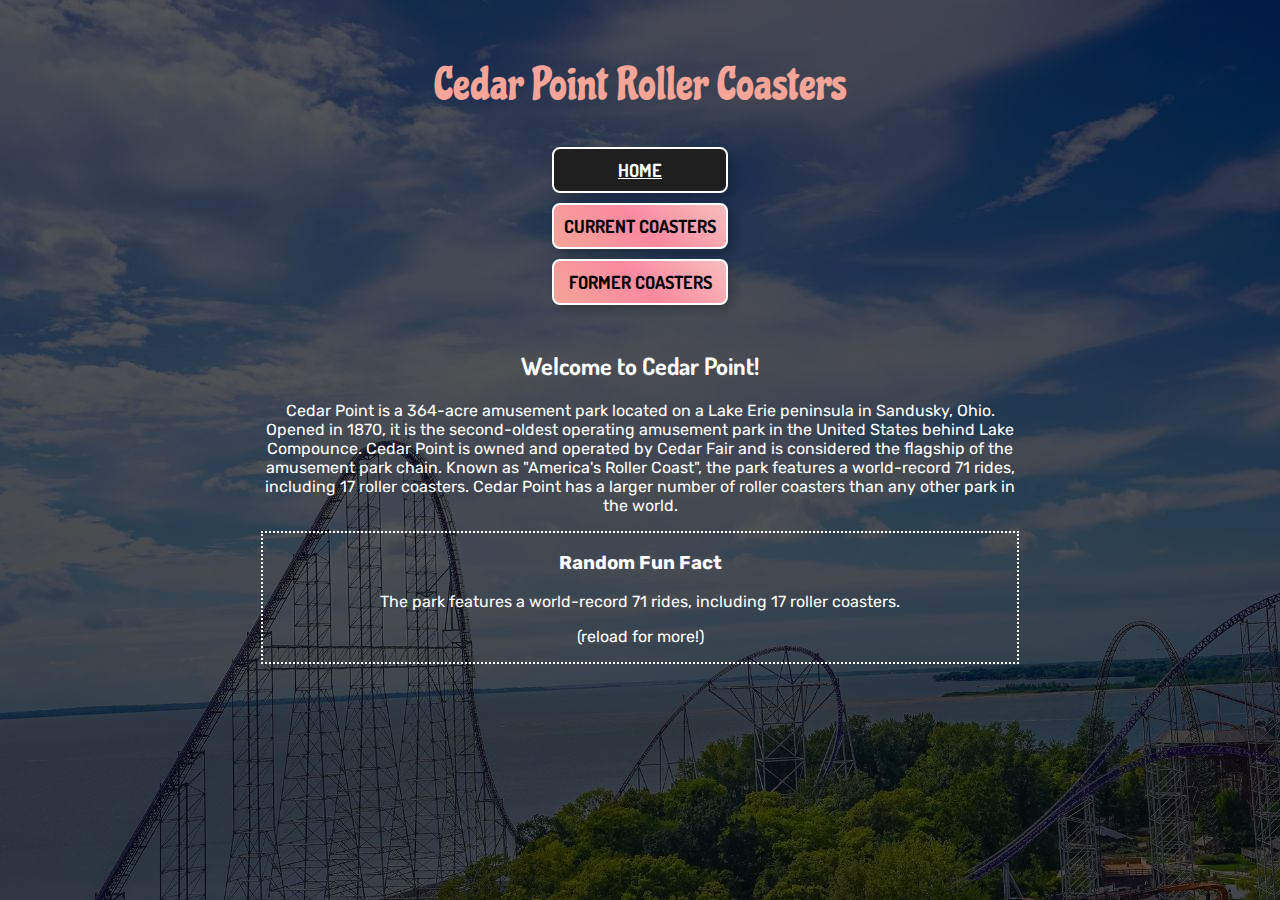
<file: index.html>
<!DOCTYPE html>
<html lang="en">
<head>
    <meta charset="UTF-8">
    <meta name="viewport" content="width=device-width, initial-scale=1.0">
    <link rel="stylesheet" href="./css/base.css">
    <link rel="stylesheet" href="./css/home.css">
    <title>Cedar Point Roller Coasters</title>
    <link rel="preconnect" href="https://fonts.googleapis.com">
    <link rel="preconnect" href="https://fonts.gstatic.com" crossorigin>
    <link href="https://fonts.googleapis.com/css2?family=Chicle&display=swap" rel="stylesheet">
    <link rel="preconnect" href="https://fonts.googleapis.com">
<link rel="preconnect" href="https://fonts.gstatic.com" crossorigin>
<link href="https://fonts.googleapis.com/css2?family=Dosis:wght@200..800&display=swap" rel="stylesheet">
<link rel="preconnect" href="https://fonts.googleapis.com">
<link rel="preconnect" href="https://fonts.gstatic.com" crossorigin>
<link href="https://fonts.googleapis.com/css2?family=Rubik:ital,wght@0,300..900;1,300..900&display=swap" rel="stylesheet">
</head>
<body>
    <a href="#maincontent" class="skip-link">Skip to main content</a>
    <div>
    <header>
        <h1>Cedar Point Roller Coasters</h1>
        <nav>
                <a class="current-page" href="index.html">HOME</a>
                <a href="current.html">CURRENT COASTERS</a>
                <a href="old.html">FORMER COASTERS</a>

        </nav>
    </header>
    <main id="maincontent">
        <div>
            <h2>Welcome to Cedar Point!</h2>
            <p>Cedar Point is a 364-acre amusement park located on a Lake Erie peninsula in Sandusky, Ohio. Opened in 1870, it is the second-oldest operating amusement park in the United States behind Lake Compounce. Cedar Point is owned and operated by Cedar Fair and is considered the flagship of the amusement park chain. Known as "America's Roller Coast", the park features a world-record 71 rides, including 17 roller coasters. Cedar Point has a larger number of roller coasters than any other park in the world.</p>
            <div class="fun-fact">
            <h3>Random Fun Fact</h3>
            <div id="funFactContainer"></div>
            <p>(reload for more!)</p>
        </div>
        </div>
    </main>
</div>
<script src="./js/coasters.js"></script>
    </body>
</html>
</file>
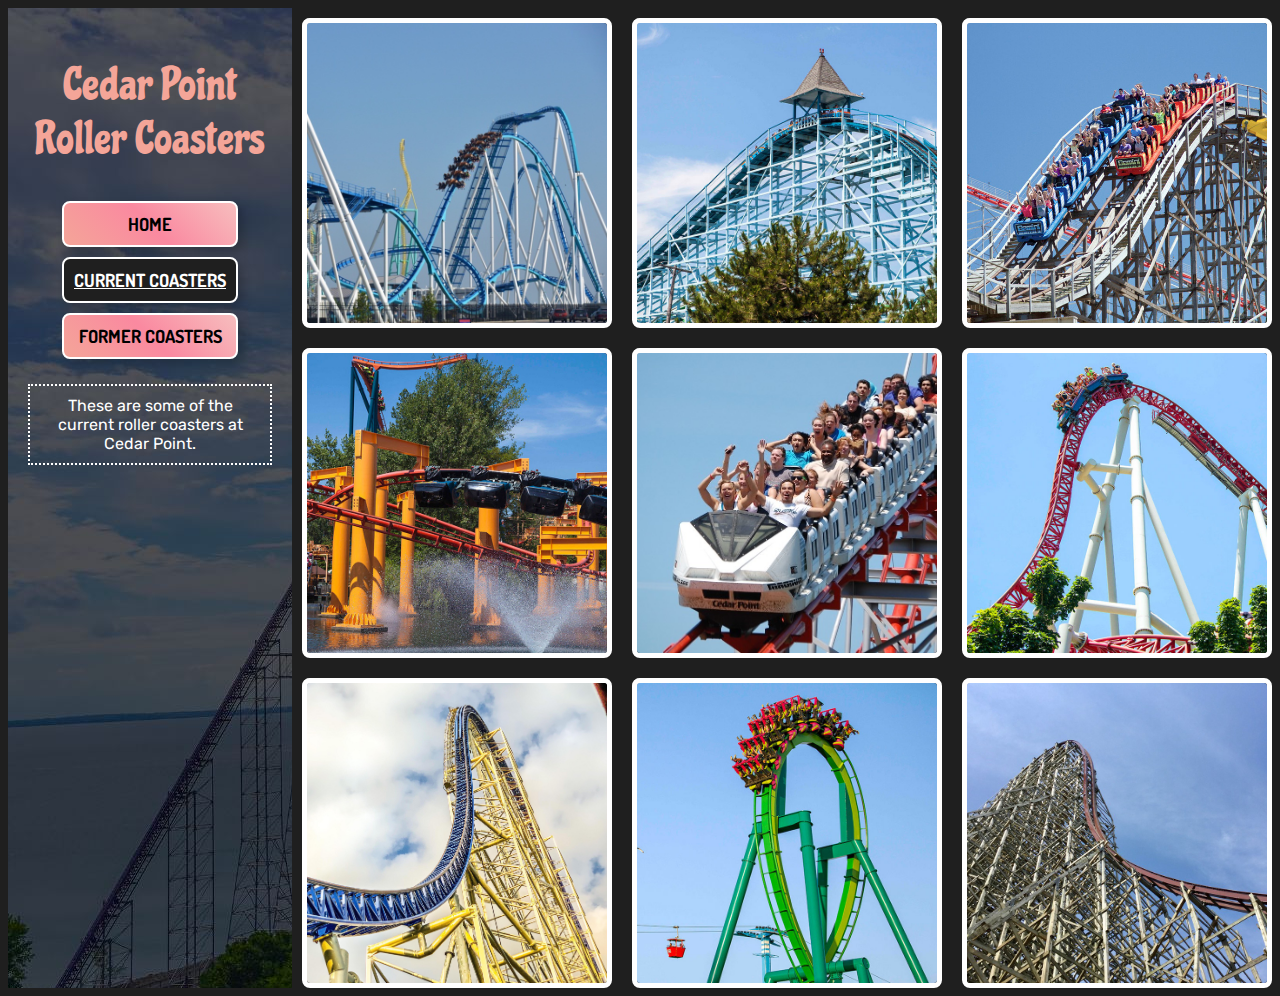
<file: current.html>
<!DOCTYPE html>
<html lang="en">
<head>
    <meta charset="UTF-8">
    <meta name="viewport" content="width=device-width, initial-scale=1.0">
    <link rel="stylesheet" href="./css/base.css">
    <link rel="stylesheet" href="./css/current.css">
    <title>Current Coasters</title>
    <link rel="preconnect" href="https://fonts.googleapis.com">
    <link rel="preconnect" href="https://fonts.gstatic.com" crossorigin>
    <link href="https://fonts.googleapis.com/css2?family=Chicle&display=swap" rel="stylesheet">
    <link rel="preconnect" href="https://fonts.googleapis.com">
<link rel="preconnect" href="https://fonts.gstatic.com" crossorigin>
<link href="https://fonts.googleapis.com/css2?family=Dosis:wght@200..800&display=swap" rel="stylesheet">
<link rel="preconnect" href="https://fonts.googleapis.com">
<link rel="preconnect" href="https://fonts.gstatic.com" crossorigin>
<link href="https://fonts.googleapis.com/css2?family=Rubik:ital,wght@0,300..900;1,300..900&display=swap" rel="stylesheet">
</head>
<body>
    <a href="#maincontent" class="skip-link">Skip to main content</a>
    <header>
        <h1>Cedar Point Roller Coasters</h1>
        <nav>
                <a href="index.html">HOME</a>
                <a class="current-page" href="current.html">CURRENT COASTERS</a>
                <a href="old.html">FORMER COASTERS</a>

        </nav>
        <div class="about"> These are some of the current roller coasters at Cedar Point.</div>
    </header>
    <main id="maincontent">
    <div class="grid">
        <div class="flip-card" tabindex="0">
            <div class="flip-card-inner">
                <div class = "flip-card-front">
                    <img src="images/gatekeeper.jpg" alt="Gatekeeper Roller Coaster">
                </div>
                <div class="flip-card-back">
                    <h2>GATEKEEPER</h2>
                    <p>Opened in 2013, the remodeled entrance plaza includes two 100-foot key holes on top of the gates that riders weave through while gliding in the air before they turn around in a true majestic fashion. It won’t take long to figure out why GateKeeper is inspired by the power of flight.</p>
                </div>
            </div>
        </div>

        <div class="flip-card" tabindex="0">
            <div class="flip-card-inner">
                <div class = "flip-card-front">
                    <img src="images/bluestreak.jpg" alt="Blue Streak Roller Coaster">
                </div>
                <div class="flip-card-back">
                    <h2>BLUE STREAK</h2>
                    <p>Blue Streak may be Cedar Point’s oldest and most classic coaster, but it still competes with some of the park’s heavy hitters. It’s one for the ages and has been a family favorite since it opened in 1964, when it reversed a decade long drought of coasters in the park.</p>
                </div>
            </div>
        </div>

        <div class="flip-card" tabindex="0">
            <div class="flip-card-inner">
                <div class = "flip-card-front">
                    <img src="images/gemini.jpg" alt="Gemini Roller Coaster">
                </div>
                <div class="flip-card-back">
                    <h2>GEMINI</h2>
                    <p>Gemini riders will choose between team red or team blue before racing side-by-side through all kinds of drops, twists and turns. The steel track + wood structure combo promises to bring relentless competition that guarantees 2 minutes and 40 seconds of a good time.</p>
                </div>
            </div>
        </div>

        <div class="flip-card" tabindex="0">
            <div class="flip-card-inner">
                <div class = "flip-card-front">
                    <img src="images/irondragon.jpg" alt="Iron Dragon Roller Coaster">
                </div>
                <div class="flip-card-back">
                    <h2>IRON DRAGON</h2>
                    <p>This coaster leaves you second-guessing as it swings side to side over the park and across the water at adrenaline-inducing speeds. And when you’re traveling that fast, with nothing but water and forests beneath you, there’s nothing you can do but scream and hold on tight.
                    </p>
                </div>
            </div>
        </div>

        <div class="flip-card" tabindex="0">
            <div class="flip-card-inner">
                <div class = "flip-card-front">
                    <img src="images/magnum.jpg" alt="Magnum XL-200 Roller Coaster">
                </div>
                <div class="flip-card-back">
                    <h2>MAGNUM XL-200</h2>
                    <p>A Guinness Book of World Records holder for its leading edge height is enough to amaze anybody. But when it debuted in 1989, it was also the fastest and steepest complete-circuit coaster in the world.</p>
                </div>
            </div>
        </div>

        <div class="flip-card" tabindex="0">
            <div class="flip-card-inner">
                <div class = "flip-card-front">
                    <img src="images/maverick.jpg" alt="Maverick Roller Coaster">
                </div>
                <div class="flip-card-back">
                    <h2>MAVERICK</h2>
                    <p>This terra coaster is packed with twists, corkscrews, launches, tunnels, and plenty of airtime, so saddle up for a ride wilder than the rodeo. The first launch of two gets you to the top of the first hill, which travels down and under at the steepest angle at Cedar Point 95 degrees.</p>
                </div>
            </div>
        </div>

        <div class="flip-card" tabindex="0">
            <div class="flip-card-inner">
                <div class = "flip-card-front">
                    <img src="images/millenium.jpg" alt="Millenium Force Roller Coaster">
                </div>
                <div class="flip-card-back">
                    <h2>MILLENIUM FORCE</h2>
                    <p>Millennium Force’s creation demanded an all-new category just to classify its one of a kind nature – thus was born the giga-coaster. Being the tallest roller coaster and the first to top 300 feet wasn’t the only records broken when it opened in 2000. It debuted having the longest drop and the fastest speed topping out at 93 m.p.h.</p>
                </div>
            </div>
        </div>

        <div class="flip-card" tabindex="0">
            <div class="flip-card-inner">
                <div class = "flip-card-front">
                    <img src="images/raptor.jpg" alt="Raptor Roller Coaster">
                </div>
                <div class="flip-card-back">
                    <h2>RAPTOR</h2>
                    <p>Picture this: You’re walking through a field when a bird of prey dives from the heavens, snatches you up and then proceeds to take you on a terrifying journey. That’s how riders will feel while on Raptor, as their feet dangle through 3,790 feet of track filled with two inverted corkscrews, a zero gravity roll and the world’s first ever cobra roll.</p>
                </div>
            </div>
        </div>

        <div class="flip-card" tabindex="0">
            <div class="flip-card-inner">
                <div class = "flip-card-front">
                    <img src="images/steelvengeance.jpg" alt="Steel Vengeance Roller Coaster">
                </div>
                <div class="flip-card-back">
                    <h2>STEEL VENGEANCE</h2>
                    <p>Steel Vengeance opened as an unmatched world-record breaker with some serious stats: 205 feet tall, 74 miles per hour, longest hybrid coaster in the world at 5,740 feet and almost 30 seconds of airtime - the most airtime on ANY roller coaster in the world</p>
                </div>
            </div>
        </div>
    </div>

    
    <button class="scroll-to-top-btn" id="scrollToTopBtn" title="Go to top" onclick='window.scrollTo({top: 0, behavior: "smooth"});'>
        ↑
     </button>
    </main>

    </body>
</html>
</file>
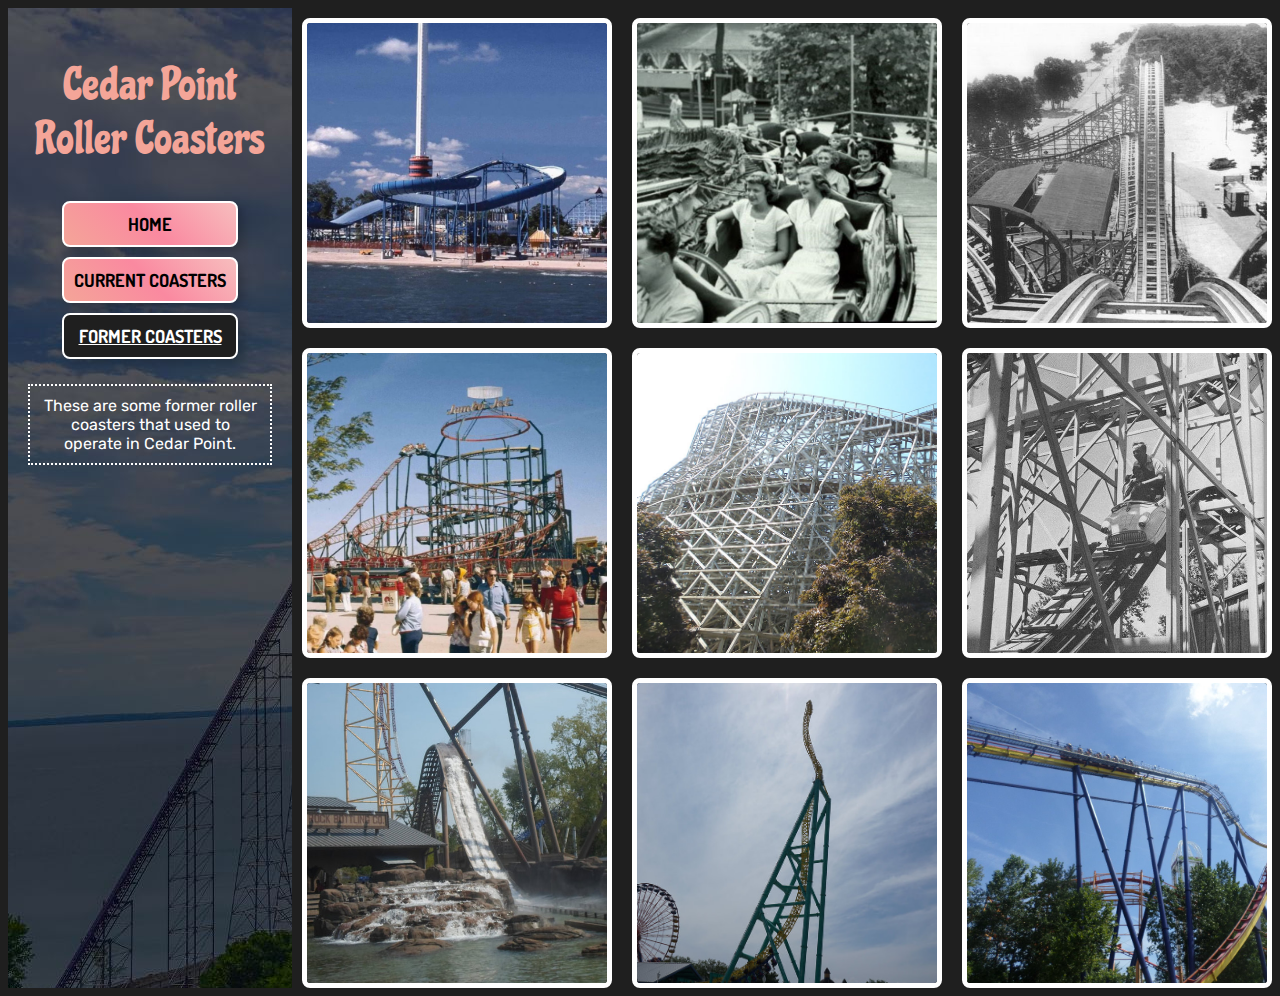
<file: old.html>
<!DOCTYPE html>
<html lang="en">
<head>
    <meta charset="UTF-8">
    <meta name="viewport" content="width=device-width, initial-scale=1.0">
    <link rel="stylesheet" href="./css/base.css">
    <link rel="stylesheet" href="./css/old_style.css">
    <title>Former Coasters</title>
    <link rel="preconnect" href="https://fonts.googleapis.com">
    <link rel="preconnect" href="https://fonts.gstatic.com" crossorigin>
    <link href="https://fonts.googleapis.com/css2?family=Chicle&display=swap" rel="stylesheet">
    <link rel="preconnect" href="https://fonts.googleapis.com">
<link rel="preconnect" href="https://fonts.gstatic.com" crossorigin>
<link href="https://fonts.googleapis.com/css2?family=Dosis:wght@200..800&display=swap" rel="stylesheet">
<link rel="preconnect" href="https://fonts.googleapis.com">
<link rel="preconnect" href="https://fonts.gstatic.com" crossorigin>
<link href="https://fonts.googleapis.com/css2?family=Rubik:ital,wght@0,300..900;1,300..900&display=swap" rel="stylesheet">
</head>
<body>
    <a href="#maincontent" class="skip-link">Skip to main content</a>
    <header>
        <h1>Cedar Point Roller Coasters</h1>
        <nav>
                <a href="index.html">HOME</a>
                <a href="current.html">CURRENT COASTERS</a>
                <a class="current-page" href="old.html">FORMER COASTERS</a>

        </nav>
        <div class="about"> These are some former roller coasters that used to operate in Cedar Point.</div>
    </header>
    <main id="maincontent">
    <div class="grid">
        <div class="coaster" tabindex="0">
            <div class="coaster-image">
                <img src="images/avalanche.jpg" alt="Avalanche Run Roller Coaster">
                <div class="overlay">
                    <div class="info">
                        <h2>AVALANCHE RUN</h2>
                        <p>​Avalanche Run opened at Cedar Point in 1985. Avalanche Run was Cedar Point's Bobsled Roller Coaster. It was also the tallest Bobsled roller coaster in the world when it opened. Riders would race thru the rides trough as they make their way thru the ride. Avalanche Run was considered boring by many of its riders.</p>
                    </div>
                </div>
            </div>
        </div>
        
        <div class="coaster" tabindex="0">
            <div class="coaster-image">
                <img src="images/caterpillar.jpg" alt="Caterpillar Roller Coaster">
                <div class="overlay">
                    <div class="info">
                        <h2>CATERPILLAR</h2>
                        <p>Caterpillar was a family spinning ride. The ride featured a canvas that covered riders as the ride got to full speed. The ride closed in 1961 to make room for the new midway expansion.</p>
                    </div>
                </div>
            </div>
        </div>
        
        <div class="coaster" tabindex="0">
            <div class="coaster-image">
                <img src="images/cyclone.jpg" alt="The Cyclone Roller Coaster">
                <div class="overlay">
                    <div class="info">
                        <h2>THE CYCLONE</h2>
                        <p>​In 1929 The Cyclone opened on the Cedar Point Beach where it replaced The Racer. The Cyclone was scientifically built for speed. Over the years the ride would be very wild and intense. It closed in 1951 after the ride fell in a state of disrepair. ​​
                        </p>
                    </div>
                </div>
            </div>
        </div>
        
        <div class="coaster" tabindex="0">
            <div class="coaster-image">
                <img src="images/jumbojet.jpg" alt="Jumbo Jet Roller Coaster">
                <div class="overlay">
                    <div class="info">
                        <h2>JUMBO JET</h2>
                        <p>Jumbo Jet was a small steel roller coaster that was located on the Cedar Point Beach. Jumbo Jet featured an unique spiral lift hill. Jumbo Jet was a powered coaster. The ride was removed because it had a lot of mechanical problems.</p>
                    </div>
                </div>
            </div>
        </div>
        
        <div class="coaster" tabindex="0">
            <div class="coaster-image">
                <img src="images/meanstreak.jpg" alt="Mean Streak Roller Coaster">
                <div class="overlay">
                    <div class="info">
                        <h2>MEAN STREAK</h2>
                        <p>Mean Streak would be known as one of the roughest and most boring roller coaster around. The ride closed in 2016 and was converted into Steel Vengeance. ​​
                        </p>
                    </div>
                </div>
            </div>
        </div>
        
        <div class="coaster" tabindex="0">
            <div class="coaster-image">
                <img src="images/scamper.jpg" alt="Scamper Roller Coaster">
                <div class="overlay">
                    <div class="info">
                        <h2>SCAMPER</h2>
                        <p>Scamper was a wooden style Wild Mouse at Cedar Point. The ride was removed to make room for midway expansion. The ride was relocated to Goldrush Junction in Tennessee. ​​
                        </p>
                    </div>
                </div>
            </div>
        </div>
        
        <div class="coaster" tabindex="0">
            <div class="coaster-image">
                <img src="images/rapids.jpg" alt="Shoot The Rapids Force Roller Coaster">
                <div class="overlay">
                    <div class="info">
                        <h2>SHOOT THE RAPIDS</h2>
                        <p>Shoot the Rapids opened in 2010 on Cedar Point's Frontier Trail. Costing 10.5 million dollars, Shoot the Rapids was Cedar Point's tallest, longest and fastest water ride ever built. After many problems, and the ride not living up to expectations, the ride was removed at the end of the 2015 season.
                        </p>
                    </div>
                </div>
            </div>
        </div>
        
        <div class="coaster" tabindex="0">
            <div class="coaster-image">
                <img src="images/twister.jpg" alt="Wicked Twister Roller Coaster">
                <div class="overlay">
                    <div class="info">
                        <h2>WICKED TWISTER</h2>
                        <p>Wicked Twister was a 215 foot tall Impulse Coaster. Riders would be launched forwards 3 times and backwards twice. Wicked Twister was Cedar Point's first launch coaster. ​​
                        </p>
                    </div>
                </div>
            </div>
        </div>
        
        <div class="coaster" tabindex="0">
            <div class="coaster-image">
                <img src="images/mantis.jpg" alt="Mantis Roller Coaster">
                <div class="overlay">
                    <div class="info">
                        <h2>MANTIS</h2>
                        <p>Mantis was Cedar Point's Stand Up Roller Coaster. Mantis was 145 feet tall and reached speeds of 60 MPH. Riders would be flipped upside down 4 times. Mantis was the tallest and fastest Stand Up roller coaster when it opened. 
                        </p>
                    </div>
                </div>
            </div>
        </div>
    </div>
        

    
    <button class="scroll-to-top-btn" id="scrollToTopBtn" title="Go to top" onclick='window.scrollTo({top: 0, behavior: "smooth"});'>
        ↑
     </button>
    </main>

    </body>
</html>
</file>
<file: css/base.css>
body {
    background: #1f1f1f;
    font-family: Rubik, sans-serif;
}
.skip-link {
    position: absolute;
    top: -40px;
    left: 0;
    background-color: #1A1A1A;
    color: white;
    padding: 10px;
    z-index: 100;
    text-decoration: none;
    transition: top 0.3s;
  }
  
  .skip-link:focus {
    top: 10px;
  }
  
  nav {
      display: flex;
      flex-direction: column;
      text-align: center;
      font-family: "Dosis", serif;
      font-size: large;
      font-weight: bold;
  }
  
  .current-page {
    text-decoration: underline;
    background: #1f1f1f;
    color: white;
  }

  header {
    display: flex;
    flex-direction: column;
    justify-content: space-between;
    align-items: center;
    padding: 20px;
    justify-content: flex-start;
}

nav a {
    text-decoration: none;
    color: #000;
    padding: 10px;
    margin: 5px;
    border: 2px solid white;
    border-radius: 8px;
    background: linear-gradient(45deg, #f4a598, #fa89a0, #f7bebe);
    box-shadow: 5px 5px 10px rgba(0, 0, 0, 0.2);
    transition: background-color 0.3s;
    transition: transform 0.3s;
}

nav a:hover {
    background: #fcb3c1;
    transform: scale(1.1);
    color: black;
}

.current-page:hover {
    background: #1f1f1f;
    color: white;
}

h1 {
    text-align: center;
    font-family: "Chicle", serif;
    font-weight: 400;
    font-style: normal;
    font-size: 2.8rem;
    color: #f4a598;
}

  h2 {
    font-family: Dosis, sans-serif;
  }

  .about {
    margin-top: 20px;
    border: 2px dotted white;
    padding: 10px;
    font-family: Rubik, sans-serif;
    text-align: center;
    color: white;
}

  .grid {
    display: grid;
    grid-template-columns: 1 fr;
    justify-items: center;
    align-items: center;
    grid-gap: 30px;
    padding: 10px;
  }

.grid img {
    max-width: 100%;
    border-radius: 8px;
    border: 5px solid white;
}
  .scroll-to-top-btn {
    position: fixed;
    bottom: 20px;
    right: 20px;
    width: 50px;
    height: 50px;
    text-align: center;
    border-radius: 50%;
    font-size: 20px;
    text-decoration: none;
    transition: opacity 0.3s, visibility 0.3s;
    z-index: 1000;
    background-color: #f4a598;
    color: black;
    padding: 10px 20px;
    transition: background-color 0.3s;
  }

  .scroll-to-top-btn:hover {
    background-color: #c44b63;
    color: white;
  }

  button {
    border: none;
    outline: none;
    cursor: pointer;
  }

  @media screen and (min-width: 800px) {
    .grid {
      grid-template-columns: repeat(2, 1fr);
    }
    body {
        display: flex;
        justify-content: center;
    }
    .scroll-to-top-btn {
        width: 60px;
        height: 60px;
    }
  }

    @media screen and (min-width: 1200px) {
        .grid {
        grid-template-columns: repeat(3, 1fr);
        }
        .scroll-to-top-btn {
            display: none;
        }
    }
</file>
<file: css/home.css>
body {
    background-image: url("../images/cedarpoint.jpg");
}

#maincontent {
  display: block;
  text-align: center;
  color: white;
  padding: 0 20%;
  align-content: center;
}

.fun-fact {
  border: 2px dotted white;
}
</file>
<file: css/current.css>
header {
    background-image: url("../images/cedarpoint.jpg");
}

.flip-card {
    background-color: transparent;
    width: 300px;
    height: 300px;
    perspective: 1000px;
  }

  .flip-card-inner {
    position: relative;
    width: 100%;
    height: 100%;
    text-align: center;
    transition: transform 0.8s;
    transform-style: preserve-3d;
  }
  
  /* Do an horizontal flip when you move the mouse over the flip box container */
  .flip-card:hover .flip-card-inner {
    transform: rotateY(180deg);
  }

  .flip-card:focus .flip-card-inner {
    transform: rotateY(180deg);
  }
  
  /* Position the front and back side */
  .flip-card-front, .flip-card-back {
    position: absolute;
    width: 100%;
    height: 100%;
    backface-visibility: hidden;
    border-radius: 8px;
  }
  
  /* Style the front side (fallback if image is missing) */
  .flip-card-front {
    background-color: #bbb;
    color: black;
  }
  
  /* Style the back side */
  .flip-card-back {
    background-color: #eb9898;
    color: rgb(0, 0, 0);
    transform: rotateY(180deg);
    height: 103%;
  }

  .flip-card-back p {
    padding: 0 20px;
  }

  @media (prefers-reduced-motion: reduce) {
    .flip-card-inner {
      transition: none;
    }
  
    .flip-card:hover .flip-card-inner,
    .flip-card:focus .flip-card-inner {
      transform: rotateY(180deg);
    }
  }
</file>
<file: css/old_style.css>
header {
    background-image: url("../images/cedarpoint.jpg");
}


  .coaster {
    position: relative;
    display: inline-block;
}

.coaster-image {
    position: relative;
    width: 300px;
    height: 300px;
}

.overlay {
    position: absolute;
    top: 0;
    left: 0;
    width: 103.5%;
    height: 103.5%;
    opacity: 0;
    background-color: rgba(0, 0, 0, 0.8);
    transition: opacity 0.3s ease;
    display: flex;
    align-items: center;
    justify-content: center;
    text-align: center;
    border-radius: 8px;
}

.coaster:hover .overlay,
.coaster:focus .overlay {
    opacity: 1;
}

.info {
  color: white;
  padding: 20px;
}

.info h2 {
  margin-bottom: 10px;
}
</file>
